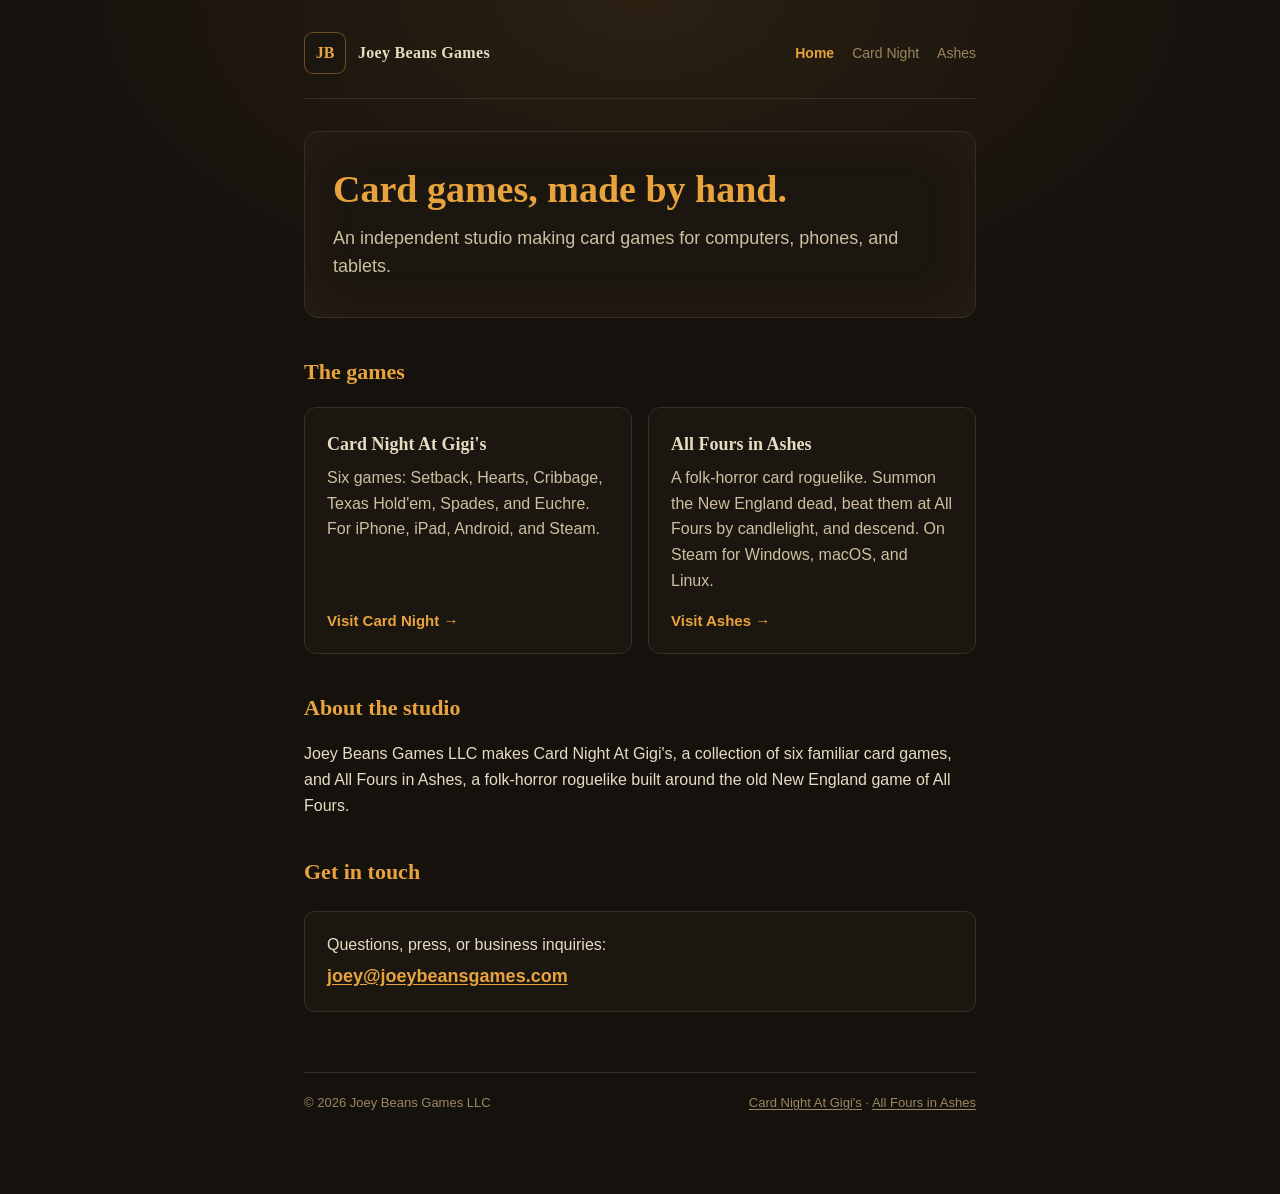
<file: index.html>
<!doctype html>
<html lang="en">
<head>
<meta charset="utf-8">
<meta name="viewport" content="width=device-width, initial-scale=1">
<title>Joey Beans Games</title>
<meta name="description" content="Joey Beans Games LLC is an independent studio behind Card Night At Gigi's and All Fours in Ashes.">
<link rel="stylesheet" href="./style.css">
<link rel="icon" href="./icon.svg" type="image/svg+xml">
</head>
<body>
<div class="wrap">

<header class="site">
  <div class="logo">JB</div>
  <div class="name">Joey Beans Games</div>
  <nav class="site">
    <a href="./index.html" class="active">Home</a>
    <a href="./gigi/">Card Night</a>
    <a href="./ashes/">Ashes</a>
  </nav>
</header>

<section class="hero">
  <h1>Card games, made by hand.</h1>
  <p class="tagline">An independent studio making card games for computers, phones, and tablets.</p>
</section>

<h2>The games</h2>
<ul class="titles">
  <li class="title-card">
    <h3>Card Night At Gigi's</h3>
    <p>Six games: Setback, Hearts, Cribbage, Texas Hold'em, Spades, and Euchre. For iPhone, iPad, Android, and Steam.</p>
    <a class="title-link" href="./gigi/">Visit Card Night &rarr;</a>
  </li>
  <li class="title-card">
    <h3>All Fours in Ashes</h3>
    <p>A folk-horror card roguelike. Summon the New England dead, beat them at All Fours by candlelight, and descend. On Steam for Windows, macOS, and Linux.</p>
    <a class="title-link" href="./ashes/">Visit Ashes &rarr;</a>
  </li>
</ul>

<h2>About the studio</h2>
<p>Joey Beans Games LLC makes Card Night At Gigi's, a collection of six familiar card games, and All Fours in Ashes, a folk-horror roguelike built around the old New England game of All Fours.</p>

<h2>Get in touch</h2>
<div class="contact-card">
  <p style="margin:0 0 4px;">Questions, press, or business inquiries:</p>
  <p class="email" style="margin:0;"><a href="mailto:joey@joeybeansgames.com">joey@joeybeansgames.com</a></p>
</div>

<footer class="site">
  <span>&copy; 2026 Joey Beans Games LLC</span>
  <span><a href="./gigi/">Card Night At Gigi's</a> &middot; <a href="./ashes/">All Fours in Ashes</a></span>
</footer>

</div>
</body>
</html>
</file>
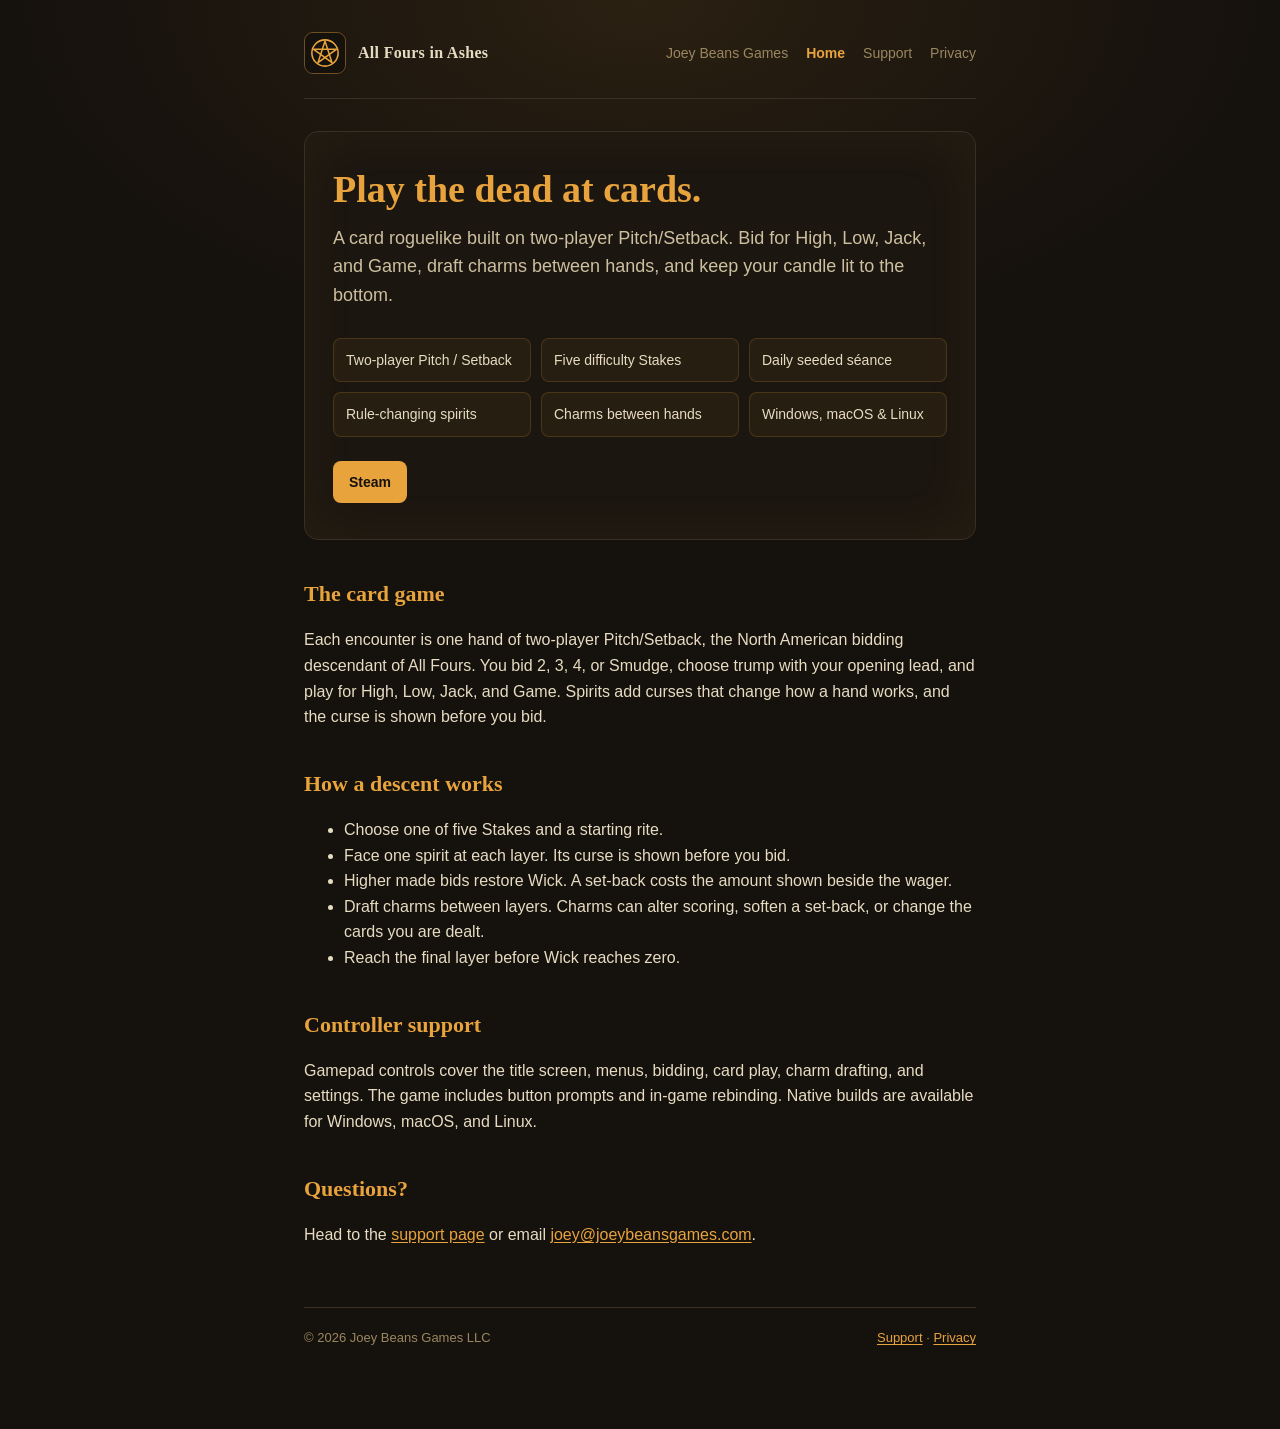
<file: ashes/index.html>
<!doctype html>
<html lang="en">
<head>
<meta charset="utf-8">
<meta name="viewport" content="width=device-width, initial-scale=1">
<title>All Fours in Ashes</title>
<meta name="description" content="All Fours in Ashes is a card roguelike based on two-player Pitch/Setback. Bid for High, Low, Jack, and Game, draft charms, and keep your candle lit.">
<link rel="stylesheet" href="./style.css">
<link rel="icon" href="./icon.svg" type="image/svg+xml">
</head>
<body>
<div class="wrap">

<header class="site">
  <div class="logo"><img src="./icon.svg" alt=""></div>
  <div class="name">All Fours in Ashes</div>
  <nav class="site">
    <a href="../">Joey Beans Games</a>
    <a href="./index.html" class="active">Home</a>
    <a href="./support.html">Support</a>
    <a href="./privacy.html">Privacy</a>
  </nav>
</header>

<section class="hero">
  <h1>Play the dead at cards.</h1>
  <p class="tagline">A card roguelike built on two-player Pitch/Setback. Bid for High, Low, Jack, and Game, draft charms between hands, and keep your candle lit to the bottom.</p>

  <ul class="games">
    <li>Two-player Pitch / Setback</li>
    <li>Five difficulty Stakes</li>
    <li>Daily seeded séance</li>
    <li>Rule-changing spirits</li>
    <li>Charms between hands</li>
    <li>Windows, macOS &amp; Linux</li>
  </ul>

  <div class="stores">
    <a class="store-btn" href="https://store.steampowered.com/app/4819680/">Steam</a>
  </div>
</section>

<h2>The card game</h2>
<p>Each encounter is one hand of two-player Pitch/Setback, the North American bidding descendant of All Fours. You bid 2, 3, 4, or Smudge, choose trump with your opening lead, and play for High, Low, Jack, and Game. Spirits add curses that change how a hand works, and the curse is shown before you bid.</p>

<h2>How a descent works</h2>
<ul>
  <li>Choose one of five Stakes and a starting rite.</li>
  <li>Face one spirit at each layer. Its curse is shown before you bid.</li>
  <li>Higher made bids restore Wick. A set-back costs the amount shown beside the wager.</li>
  <li>Draft charms between layers. Charms can alter scoring, soften a set-back, or change the cards you are dealt.</li>
  <li>Reach the final layer before Wick reaches zero.</li>
</ul>

<h2>Controller support</h2>
<p>Gamepad controls cover the title screen, menus, bidding, card play, charm drafting, and settings. The game includes button prompts and in-game rebinding. Native builds are available for Windows, macOS, and Linux.</p>

<h2>Questions?</h2>
<p>Head to the <a href="./support.html">support page</a> or email <a href="mailto:joey@joeybeansgames.com">joey@joeybeansgames.com</a>.</p>

<footer class="site">
  <span>&copy; 2026 Joey Beans Games LLC</span>
  <span><a href="./support.html">Support</a> &middot; <a href="./privacy.html">Privacy</a></span>
</footer>

</div>
</body>
</html>
</file>
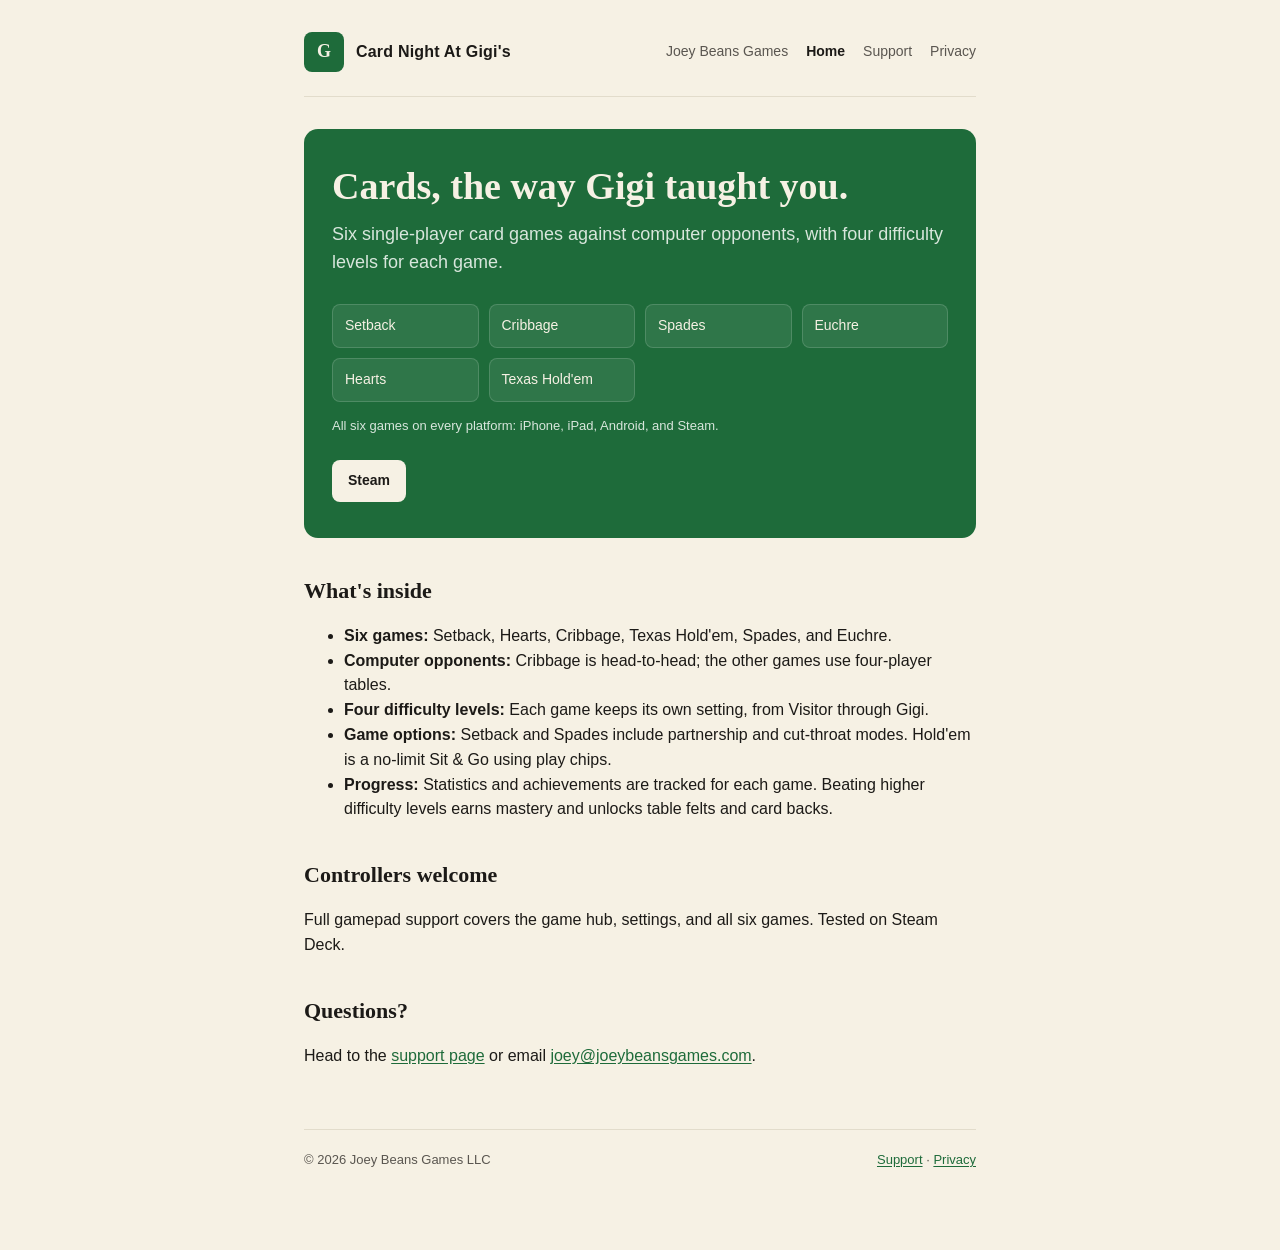
<file: gigi/index.html>
<!doctype html>
<html lang="en">
<head>
<meta charset="utf-8">
<meta name="viewport" content="width=device-width, initial-scale=1">
<title>Card Night At Gigi's</title>
<meta name="description" content="Six card games on iPhone, iPad, Android, and Steam: Setback, Hearts, Cribbage, Texas Hold'em, Spades, and Euchre.">
<link rel="stylesheet" href="./style.css">
<link rel="icon" href="./icon.svg" type="image/svg+xml">
</head>
<body>
<div class="wrap">

<header class="site">
  <div class="logo">G</div>
  <div class="name">Card Night At Gigi's</div>
  <nav class="site">
    <a href="../">Joey Beans Games</a>
    <a href="./index.html" class="active">Home</a>
    <a href="./support.html">Support</a>
    <a href="./privacy.html">Privacy</a>
  </nav>
</header>

<section class="hero">
  <h1>Cards, the way Gigi taught you.</h1>
  <p class="tagline">Six single-player card games against computer opponents, with four difficulty levels for each game.</p>

  <ul class="games">
    <li>Setback</li>
    <li>Cribbage</li>
    <li>Spades</li>
    <li>Euchre</li>
    <li>Hearts</li>
    <li>Texas Hold'em</li>
  </ul>

  <p style="font-size: 13px; color: #d8e6dc; margin: 14px 0 0;">
    All six games on every platform: iPhone, iPad, Android, and Steam.
  </p>

  <div class="stores">
    <a class="store-btn" href="https://store.steampowered.com/app/4761270/">Steam</a>
  </div>
</section>

<h2>What's inside</h2>
<ul>
  <li><strong>Six games:</strong> Setback, Hearts, Cribbage, Texas Hold'em, Spades, and Euchre.</li>
  <li><strong>Computer opponents:</strong> Cribbage is head-to-head; the other games use four-player tables.</li>
  <li><strong>Four difficulty levels:</strong> Each game keeps its own setting, from Visitor through Gigi.</li>
  <li><strong>Game options:</strong> Setback and Spades include partnership and cut-throat modes. Hold'em is a no-limit Sit &amp; Go using play chips.</li>
  <li><strong>Progress:</strong> Statistics and achievements are tracked for each game. Beating higher difficulty levels earns mastery and unlocks table felts and card backs.</li>
</ul>

<h2>Controllers welcome</h2>
<p>Full gamepad support covers the game hub, settings, and all six games. Tested on Steam Deck.</p>

<h2>Questions?</h2>
<p>Head to the <a href="./support.html">support page</a> or email <a href="mailto:joey@joeybeansgames.com">joey@joeybeansgames.com</a>.</p>

<footer class="site">
  <span>&copy; 2026 Joey Beans Games LLC</span>
  <span><a href="./support.html">Support</a> &middot; <a href="./privacy.html">Privacy</a></span>
</footer>

</div>
</body>
</html>
</file>
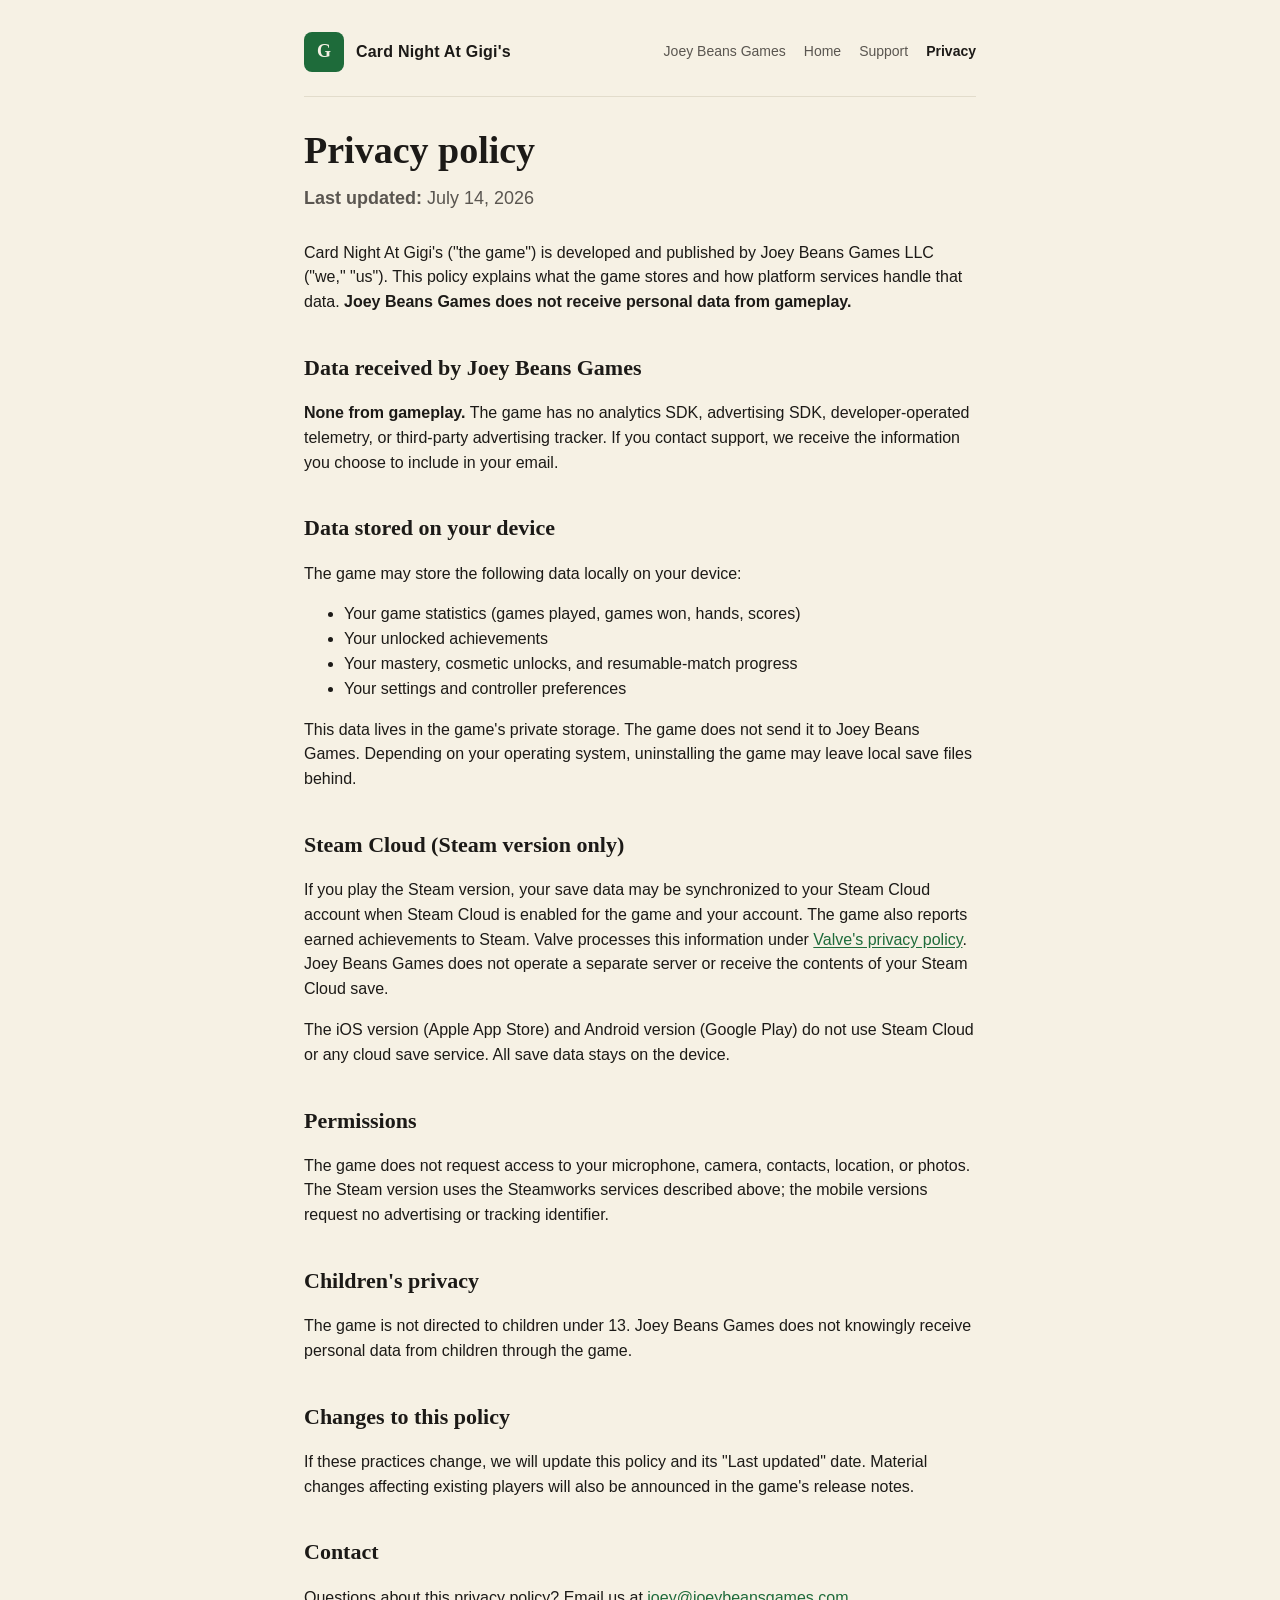
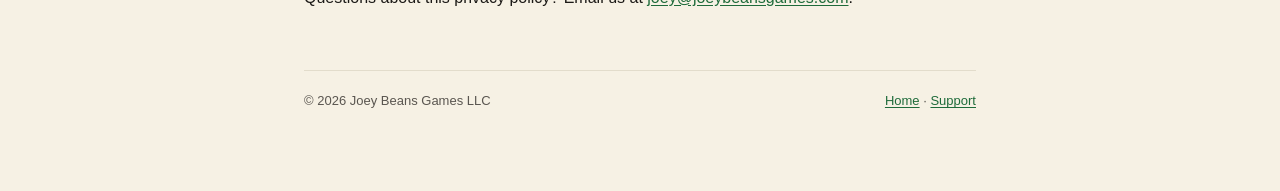
<file: privacy.html>
<!doctype html>
<html lang="en">
<head>
<meta charset="utf-8">
<meta name="viewport" content="width=device-width, initial-scale=1">
<title>Privacy Policy — Card Night At Gigi's</title>
<link rel="canonical" href="gigi/privacy.html">
<meta http-equiv="refresh" content="0; url=gigi/privacy.html">
<meta name="robots" content="noindex">
</head>
<body>
<p>This page has moved. Redirecting to <a href="gigi/privacy.html">Card Night At Gigi's privacy policy</a>&hellip;</p>
<script>location.replace("gigi/privacy.html");</script>
</body>
</html>
</file>
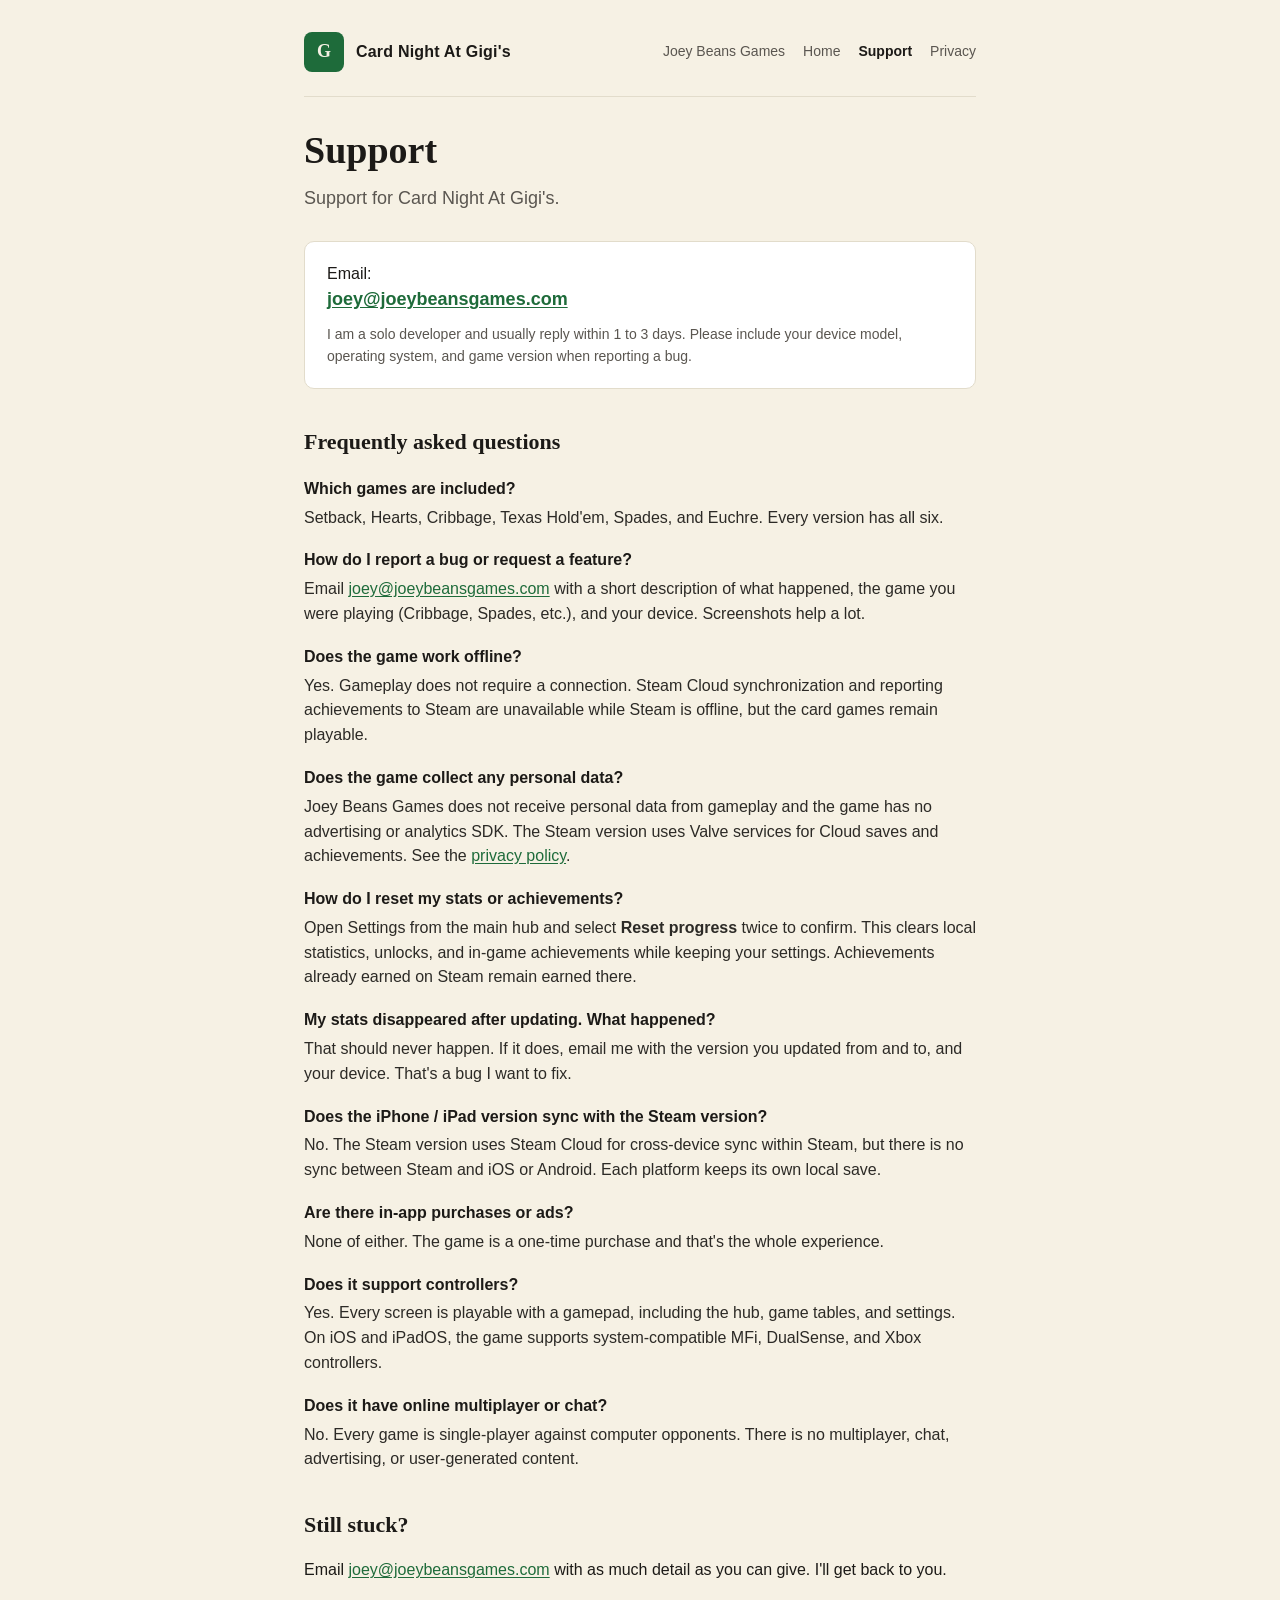
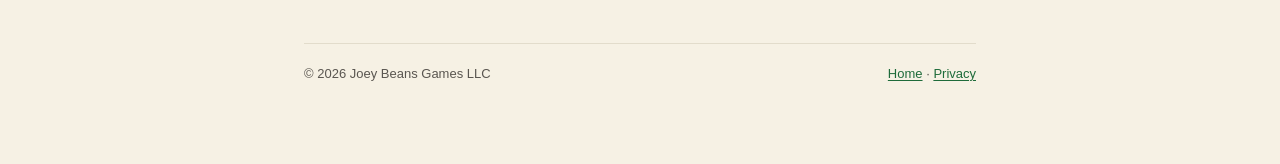
<file: support.html>
<!doctype html>
<html lang="en">
<head>
<meta charset="utf-8">
<meta name="viewport" content="width=device-width, initial-scale=1">
<title>Support — Card Night At Gigi's</title>
<link rel="canonical" href="gigi/support.html">
<meta http-equiv="refresh" content="0; url=gigi/support.html">
<meta name="robots" content="noindex">
</head>
<body>
<p>This page has moved. Redirecting to <a href="gigi/support.html">Card Night At Gigi's support</a>&hellip;</p>
<script>location.replace("gigi/support.html");</script>
</body>
</html>
</file>
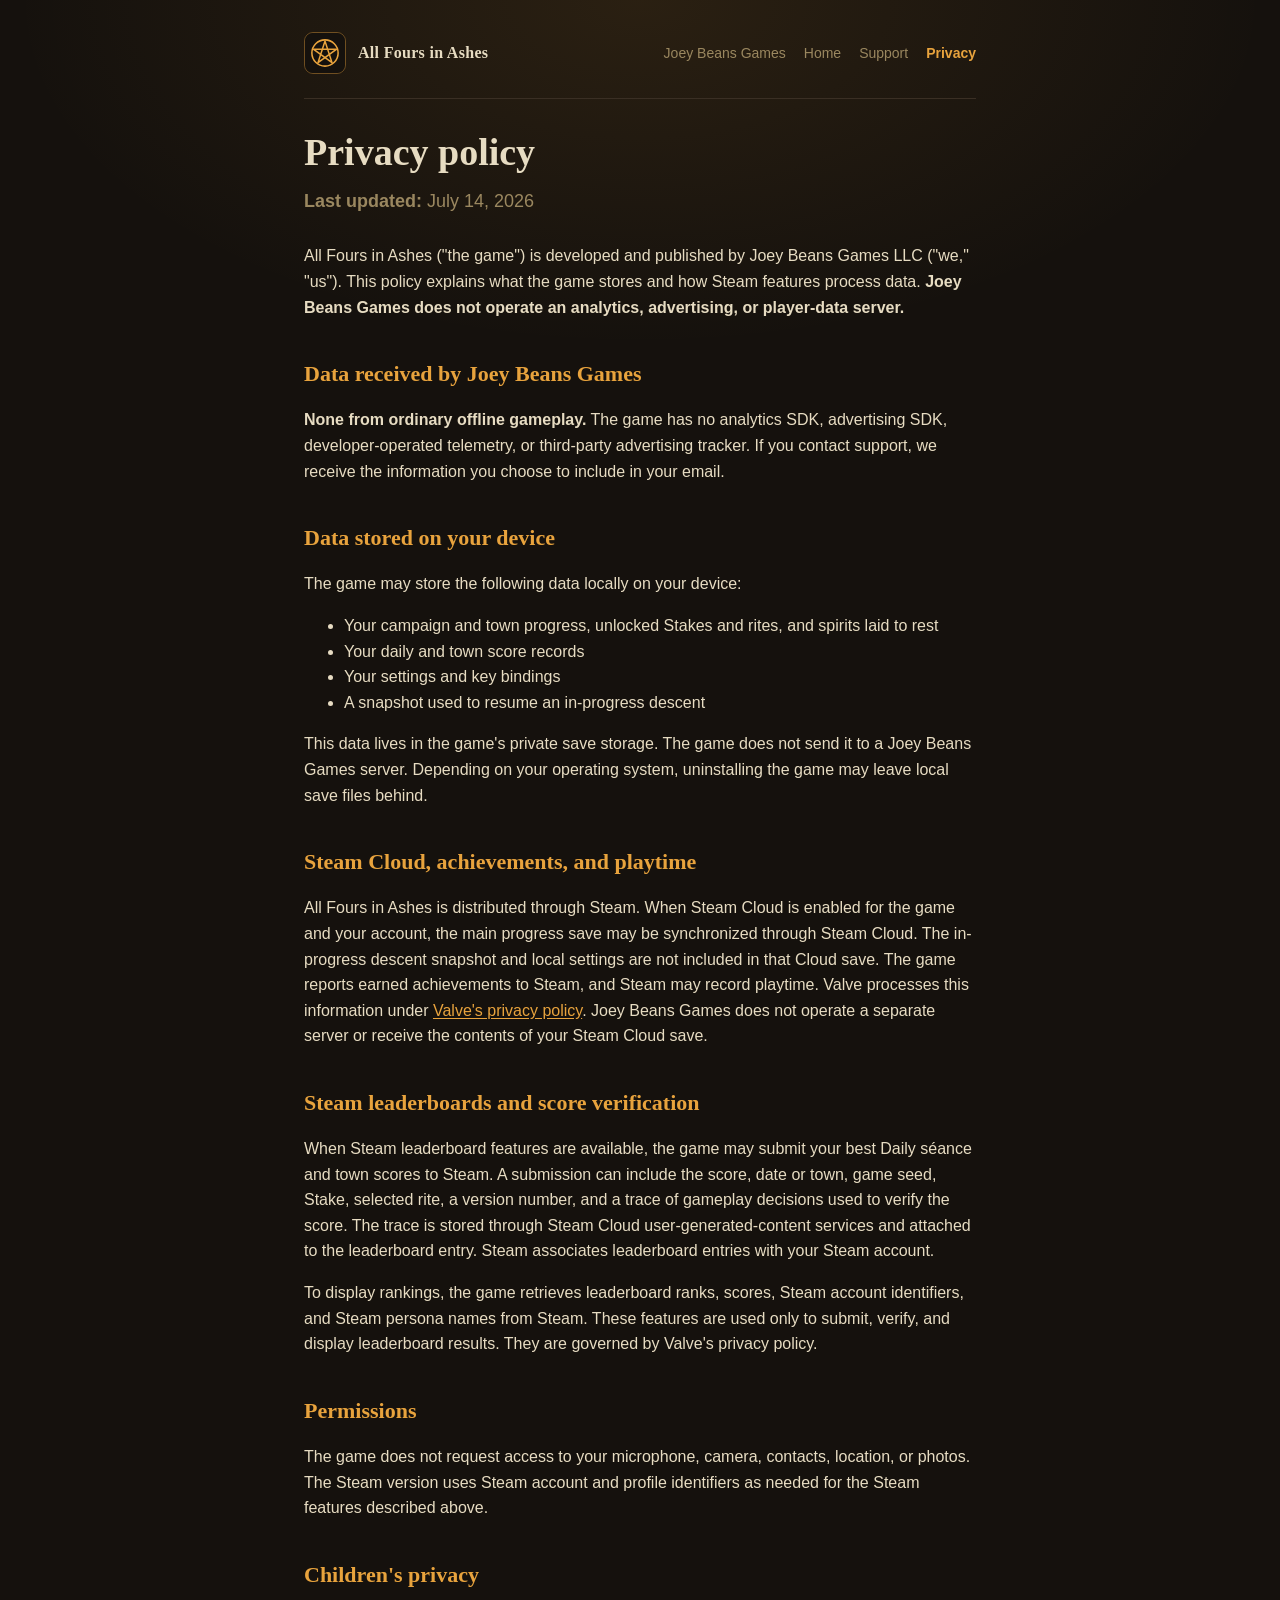
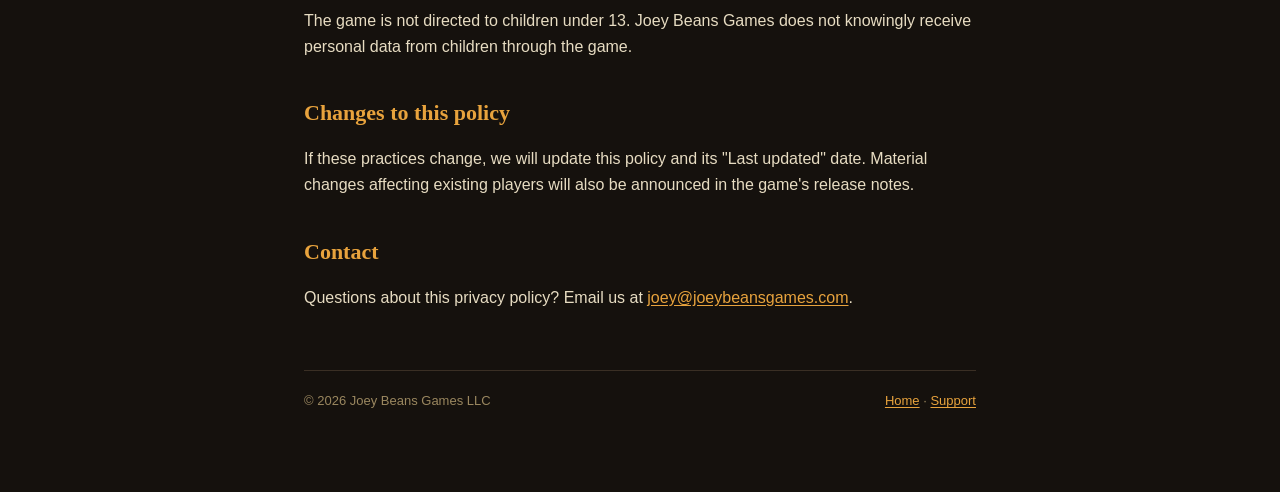
<file: ashes/privacy.html>
<!doctype html>
<html lang="en">
<head>
<meta charset="utf-8">
<meta name="viewport" content="width=device-width, initial-scale=1">
<title>Privacy Policy — All Fours in Ashes</title>
<meta name="description" content="Privacy policy for All Fours in Ashes, including local saves, Steam Cloud, achievements, and leaderboard score verification.">
<link rel="stylesheet" href="./style.css">
<link rel="icon" href="./icon.svg" type="image/svg+xml">
</head>
<body>
<div class="wrap">

<header class="site">
  <div class="logo"><img src="./icon.svg" alt=""></div>
  <div class="name">All Fours in Ashes</div>
  <nav class="site">
    <a href="../">Joey Beans Games</a>
    <a href="./index.html">Home</a>
    <a href="./support.html">Support</a>
    <a href="./privacy.html" class="active">Privacy</a>
  </nav>
</header>

<h1>Privacy policy</h1>
<p class="tagline"><strong>Last updated:</strong> July 14, 2026</p>

<p>All Fours in Ashes ("the game") is developed and published by Joey Beans Games LLC ("we," "us"). This policy explains what the game stores and how Steam features process data. <strong>Joey Beans Games does not operate an analytics, advertising, or player-data server.</strong></p>

<h2>Data received by Joey Beans Games</h2>
<p><strong>None from ordinary offline gameplay.</strong> The game has no analytics SDK, advertising SDK, developer-operated telemetry, or third-party advertising tracker. If you contact support, we receive the information you choose to include in your email.</p>

<h2>Data stored on your device</h2>
<p>The game may store the following data locally on your device:</p>
<ul>
  <li>Your campaign and town progress, unlocked Stakes and rites, and spirits laid to rest</li>
  <li>Your daily and town score records</li>
  <li>Your settings and key bindings</li>
  <li>A snapshot used to resume an in-progress descent</li>
</ul>
<p>This data lives in the game's private save storage. The game does not send it to a Joey Beans Games server. Depending on your operating system, uninstalling the game may leave local save files behind.</p>

<h2>Steam Cloud, achievements, and playtime</h2>
<p>All Fours in Ashes is distributed through Steam. When Steam Cloud is enabled for the game and your account, the main progress save may be synchronized through Steam Cloud. The in-progress descent snapshot and local settings are not included in that Cloud save. The game reports earned achievements to Steam, and Steam may record playtime. Valve processes this information under <a href="https://store.steampowered.com/privacy_agreement/">Valve's privacy policy</a>. Joey Beans Games does not operate a separate server or receive the contents of your Steam Cloud save.</p>

<h2>Steam leaderboards and score verification</h2>
<p>When Steam leaderboard features are available, the game may submit your best Daily séance and town scores to Steam. A submission can include the score, date or town, game seed, Stake, selected rite, a version number, and a trace of gameplay decisions used to verify the score. The trace is stored through Steam Cloud user-generated-content services and attached to the leaderboard entry. Steam associates leaderboard entries with your Steam account.</p>
<p>To display rankings, the game retrieves leaderboard ranks, scores, Steam account identifiers, and Steam persona names from Steam. These features are used only to submit, verify, and display leaderboard results. They are governed by Valve's privacy policy.</p>

<h2>Permissions</h2>
<p>The game does not request access to your microphone, camera, contacts, location, or photos. The Steam version uses Steam account and profile identifiers as needed for the Steam features described above.</p>

<h2>Children's privacy</h2>
<p>The game is not directed to children under 13. Joey Beans Games does not knowingly receive personal data from children through the game.</p>

<h2>Changes to this policy</h2>
<p>If these practices change, we will update this policy and its "Last updated" date. Material changes affecting existing players will also be announced in the game's release notes.</p>

<h2>Contact</h2>
<p>Questions about this privacy policy? Email us at <a href="mailto:joey@joeybeansgames.com">joey@joeybeansgames.com</a>.</p>

<footer class="site">
  <span>&copy; 2026 Joey Beans Games LLC</span>
  <span><a href="./index.html">Home</a> &middot; <a href="./support.html">Support</a></span>
</footer>

</div>
</body>
</html>
</file>
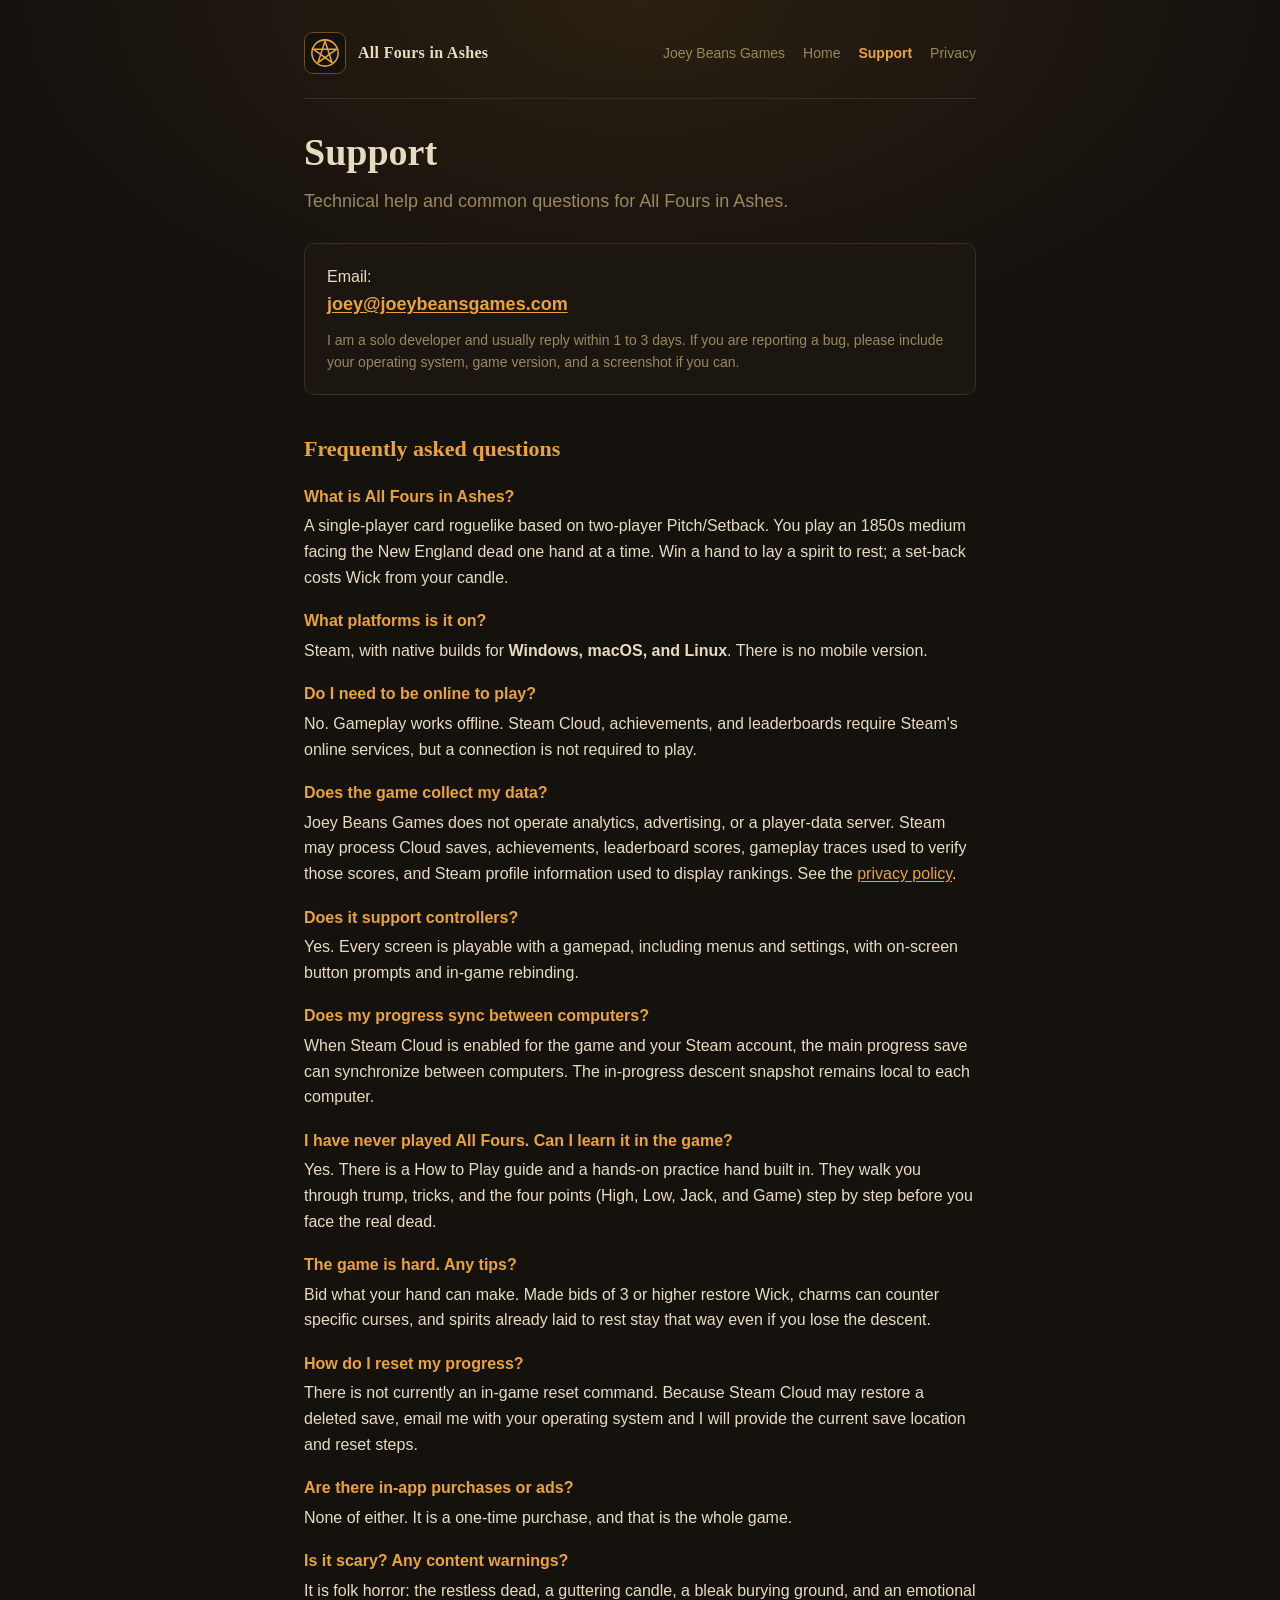
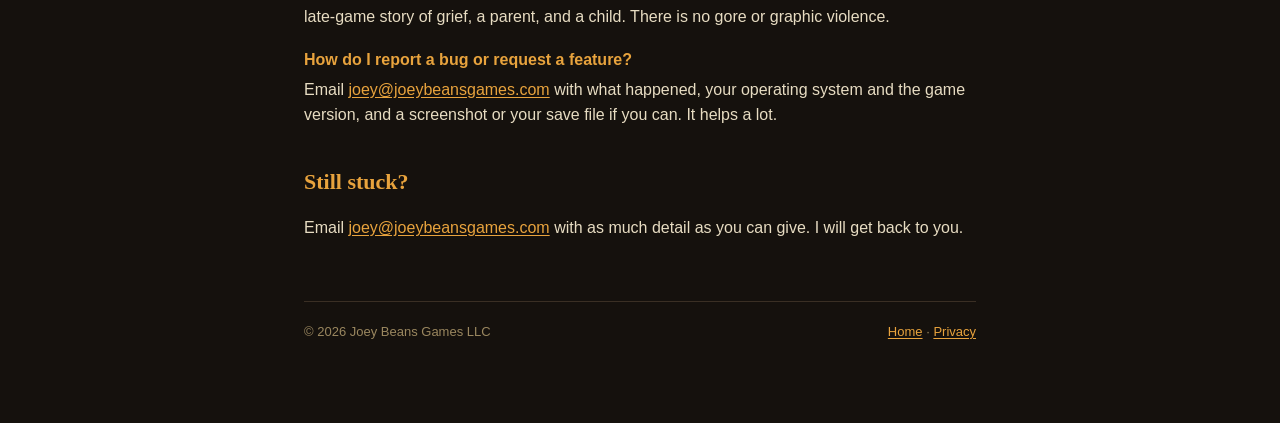
<file: ashes/support.html>
<!doctype html>
<html lang="en">
<head>
<meta charset="utf-8">
<meta name="viewport" content="width=device-width, initial-scale=1">
<title>Support — All Fours in Ashes</title>
<meta name="description" content="Support, FAQ, and contact info for All Fours in Ashes.">
<link rel="stylesheet" href="./style.css">
<link rel="icon" href="./icon.svg" type="image/svg+xml">
</head>
<body>
<div class="wrap">

<header class="site">
  <div class="logo"><img src="./icon.svg" alt=""></div>
  <div class="name">All Fours in Ashes</div>
  <nav class="site">
    <a href="../">Joey Beans Games</a>
    <a href="./index.html">Home</a>
    <a href="./support.html" class="active">Support</a>
    <a href="./privacy.html">Privacy</a>
  </nav>
</header>

<h1>Support</h1>
<p class="tagline">Technical help and common questions for All Fours in Ashes.</p>

<div class="contact-card">
  <div>Email:</div>
  <div class="email"><a href="mailto:joey@joeybeansgames.com">joey@joeybeansgames.com</a></div>
  <p style="margin: 10px 0 0; color: var(--muted); font-size: 14px;">
    I am a solo developer and usually reply within 1 to 3 days. If you are reporting a bug, please include your operating system, game version, and a screenshot if you can.
  </p>
</div>

<h2>Frequently asked questions</h2>

<dl class="faq">

<dt>What is All Fours in Ashes?</dt>
<dd>A single-player card roguelike based on two-player Pitch/Setback. You play an 1850s medium facing the New England dead one hand at a time. Win a hand to lay a spirit to rest; a set-back costs Wick from your candle.</dd>

<dt>What platforms is it on?</dt>
<dd>Steam, with native builds for <strong>Windows, macOS, and Linux</strong>. There is no mobile version.</dd>

<dt>Do I need to be online to play?</dt>
<dd>No. Gameplay works offline. Steam Cloud, achievements, and leaderboards require Steam's online services, but a connection is not required to play.</dd>

<dt>Does the game collect my data?</dt>
<dd>Joey Beans Games does not operate analytics, advertising, or a player-data server. Steam may process Cloud saves, achievements, leaderboard scores, gameplay traces used to verify those scores, and Steam profile information used to display rankings. See the <a href="./privacy.html">privacy policy</a>.</dd>

<dt>Does it support controllers?</dt>
<dd>Yes. Every screen is playable with a gamepad, including menus and settings, with on-screen button prompts and in-game rebinding.</dd>

<dt>Does my progress sync between computers?</dt>
<dd>When Steam Cloud is enabled for the game and your Steam account, the main progress save can synchronize between computers. The in-progress descent snapshot remains local to each computer.</dd>

<dt>I have never played All Fours. Can I learn it in the game?</dt>
<dd>Yes. There is a How to Play guide and a hands-on practice hand built in. They walk you through trump, tricks, and the four points (High, Low, Jack, and Game) step by step before you face the real dead.</dd>

<dt>The game is hard. Any tips?</dt>
<dd>Bid what your hand can make. Made bids of 3 or higher restore Wick, charms can counter specific curses, and spirits already laid to rest stay that way even if you lose the descent.</dd>

<dt>How do I reset my progress?</dt>
<dd>There is not currently an in-game reset command. Because Steam Cloud may restore a deleted save, email me with your operating system and I will provide the current save location and reset steps.</dd>

<dt>Are there in-app purchases or ads?</dt>
<dd>None of either. It is a one-time purchase, and that is the whole game.</dd>

<dt>Is it scary? Any content warnings?</dt>
<dd>It is folk horror: the restless dead, a guttering candle, a bleak burying ground, and an emotional late-game story of grief, a parent, and a child. There is no gore or graphic violence.</dd>

<dt>How do I report a bug or request a feature?</dt>
<dd>Email <a href="mailto:joey@joeybeansgames.com">joey@joeybeansgames.com</a> with what happened, your operating system and the game version, and a screenshot or your save file if you can. It helps a lot.</dd>

</dl>

<h2>Still stuck?</h2>
<p>Email <a href="mailto:joey@joeybeansgames.com">joey@joeybeansgames.com</a> with as much detail as you can give. I will get back to you.</p>

<footer class="site">
  <span>&copy; 2026 Joey Beans Games LLC</span>
  <span><a href="./index.html">Home</a> &middot; <a href="./privacy.html">Privacy</a></span>
</footer>

</div>
</body>
</html>
</file>
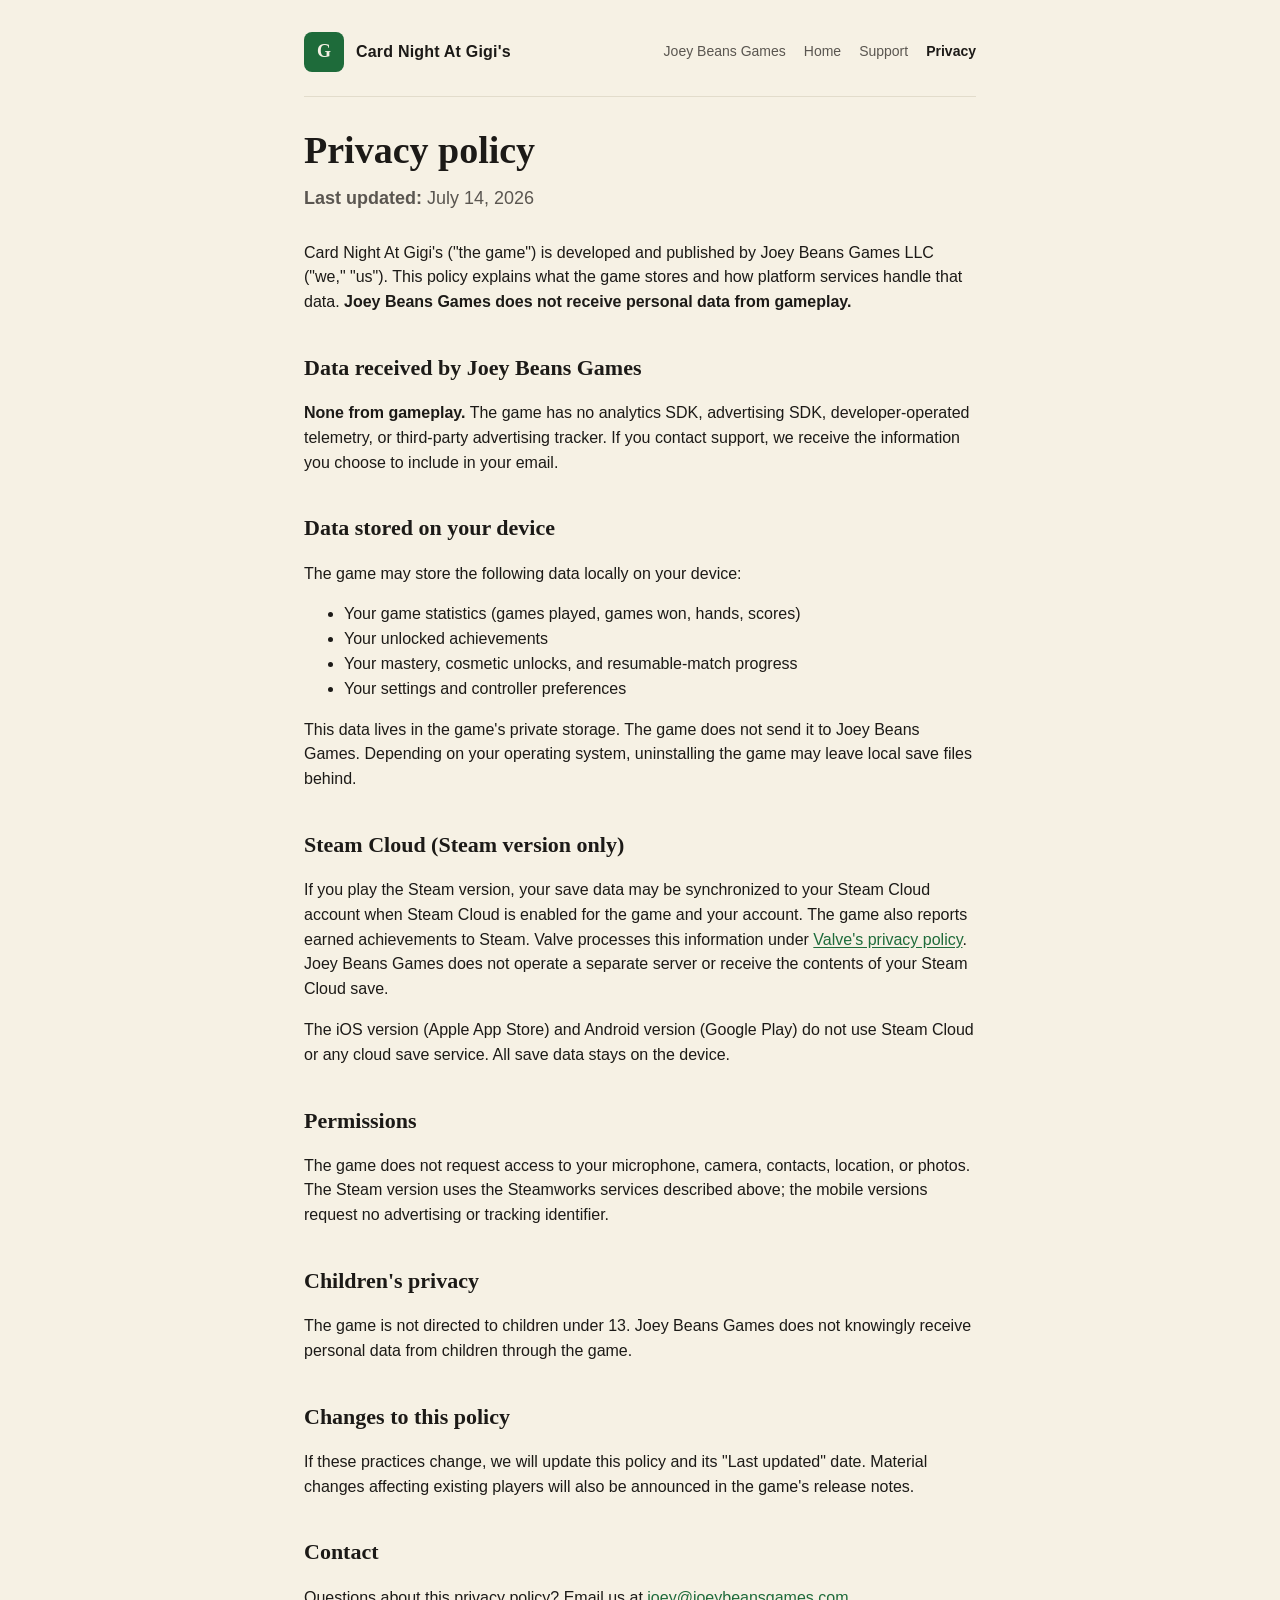
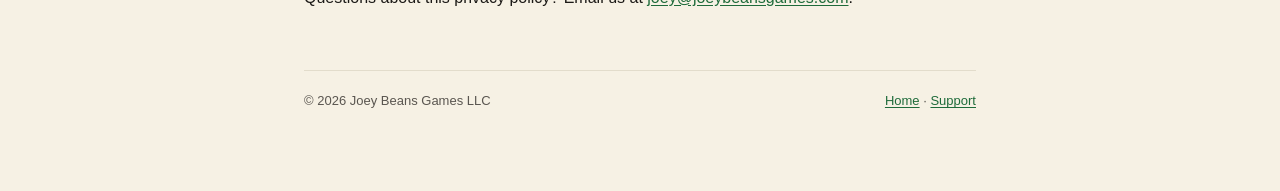
<file: gigi/privacy.html>
<!doctype html>
<html lang="en">
<head>
<meta charset="utf-8">
<meta name="viewport" content="width=device-width, initial-scale=1">
<title>Privacy Policy — Card Night At Gigi's</title>
<meta name="description" content="Privacy policy for Card Night At Gigi's, including local saves and optional Steam Cloud and achievement features.">
<link rel="stylesheet" href="./style.css">
<link rel="icon" href="./icon.svg" type="image/svg+xml">
</head>
<body>
<div class="wrap">

<header class="site">
  <div class="logo">G</div>
  <div class="name">Card Night At Gigi's</div>
  <nav class="site">
    <a href="../">Joey Beans Games</a>
    <a href="./index.html">Home</a>
    <a href="./support.html">Support</a>
    <a href="./privacy.html" class="active">Privacy</a>
  </nav>
</header>

<h1>Privacy policy</h1>
<p class="tagline"><strong>Last updated:</strong> July 14, 2026</p>

<p>Card Night At Gigi's ("the game") is developed and published by Joey Beans Games LLC ("we," "us"). This policy explains what the game stores and how platform services handle that data. <strong>Joey Beans Games does not receive personal data from gameplay.</strong></p>

<h2>Data received by Joey Beans Games</h2>
<p><strong>None from gameplay.</strong> The game has no analytics SDK, advertising SDK, developer-operated telemetry, or third-party advertising tracker. If you contact support, we receive the information you choose to include in your email.</p>

<h2>Data stored on your device</h2>
<p>The game may store the following data locally on your device:</p>
<ul>
  <li>Your game statistics (games played, games won, hands, scores)</li>
  <li>Your unlocked achievements</li>
  <li>Your mastery, cosmetic unlocks, and resumable-match progress</li>
  <li>Your settings and controller preferences</li>
</ul>
<p>This data lives in the game's private storage. The game does not send it to Joey Beans Games. Depending on your operating system, uninstalling the game may leave local save files behind.</p>

<h2>Steam Cloud (Steam version only)</h2>
<p>If you play the Steam version, your save data may be synchronized to your Steam Cloud account when Steam Cloud is enabled for the game and your account. The game also reports earned achievements to Steam. Valve processes this information under <a href="https://store.steampowered.com/privacy_agreement/">Valve's privacy policy</a>. Joey Beans Games does not operate a separate server or receive the contents of your Steam Cloud save.</p>
<p>The iOS version (Apple App Store) and Android version (Google Play) do not use Steam Cloud or any cloud save service. All save data stays on the device.</p>

<h2>Permissions</h2>
<p>The game does not request access to your microphone, camera, contacts, location, or photos. The Steam version uses the Steamworks services described above; the mobile versions request no advertising or tracking identifier.</p>

<h2>Children's privacy</h2>
<p>The game is not directed to children under 13. Joey Beans Games does not knowingly receive personal data from children through the game.</p>

<h2>Changes to this policy</h2>
<p>If these practices change, we will update this policy and its "Last updated" date. Material changes affecting existing players will also be announced in the game's release notes.</p>

<h2>Contact</h2>
<p>Questions about this privacy policy? Email us at <a href="mailto:joey@joeybeansgames.com">joey@joeybeansgames.com</a>.</p>

<footer class="site">
  <span>&copy; 2026 Joey Beans Games LLC</span>
  <span><a href="./index.html">Home</a> &middot; <a href="./support.html">Support</a></span>
</footer>

</div>
</body>
</html>
</file>
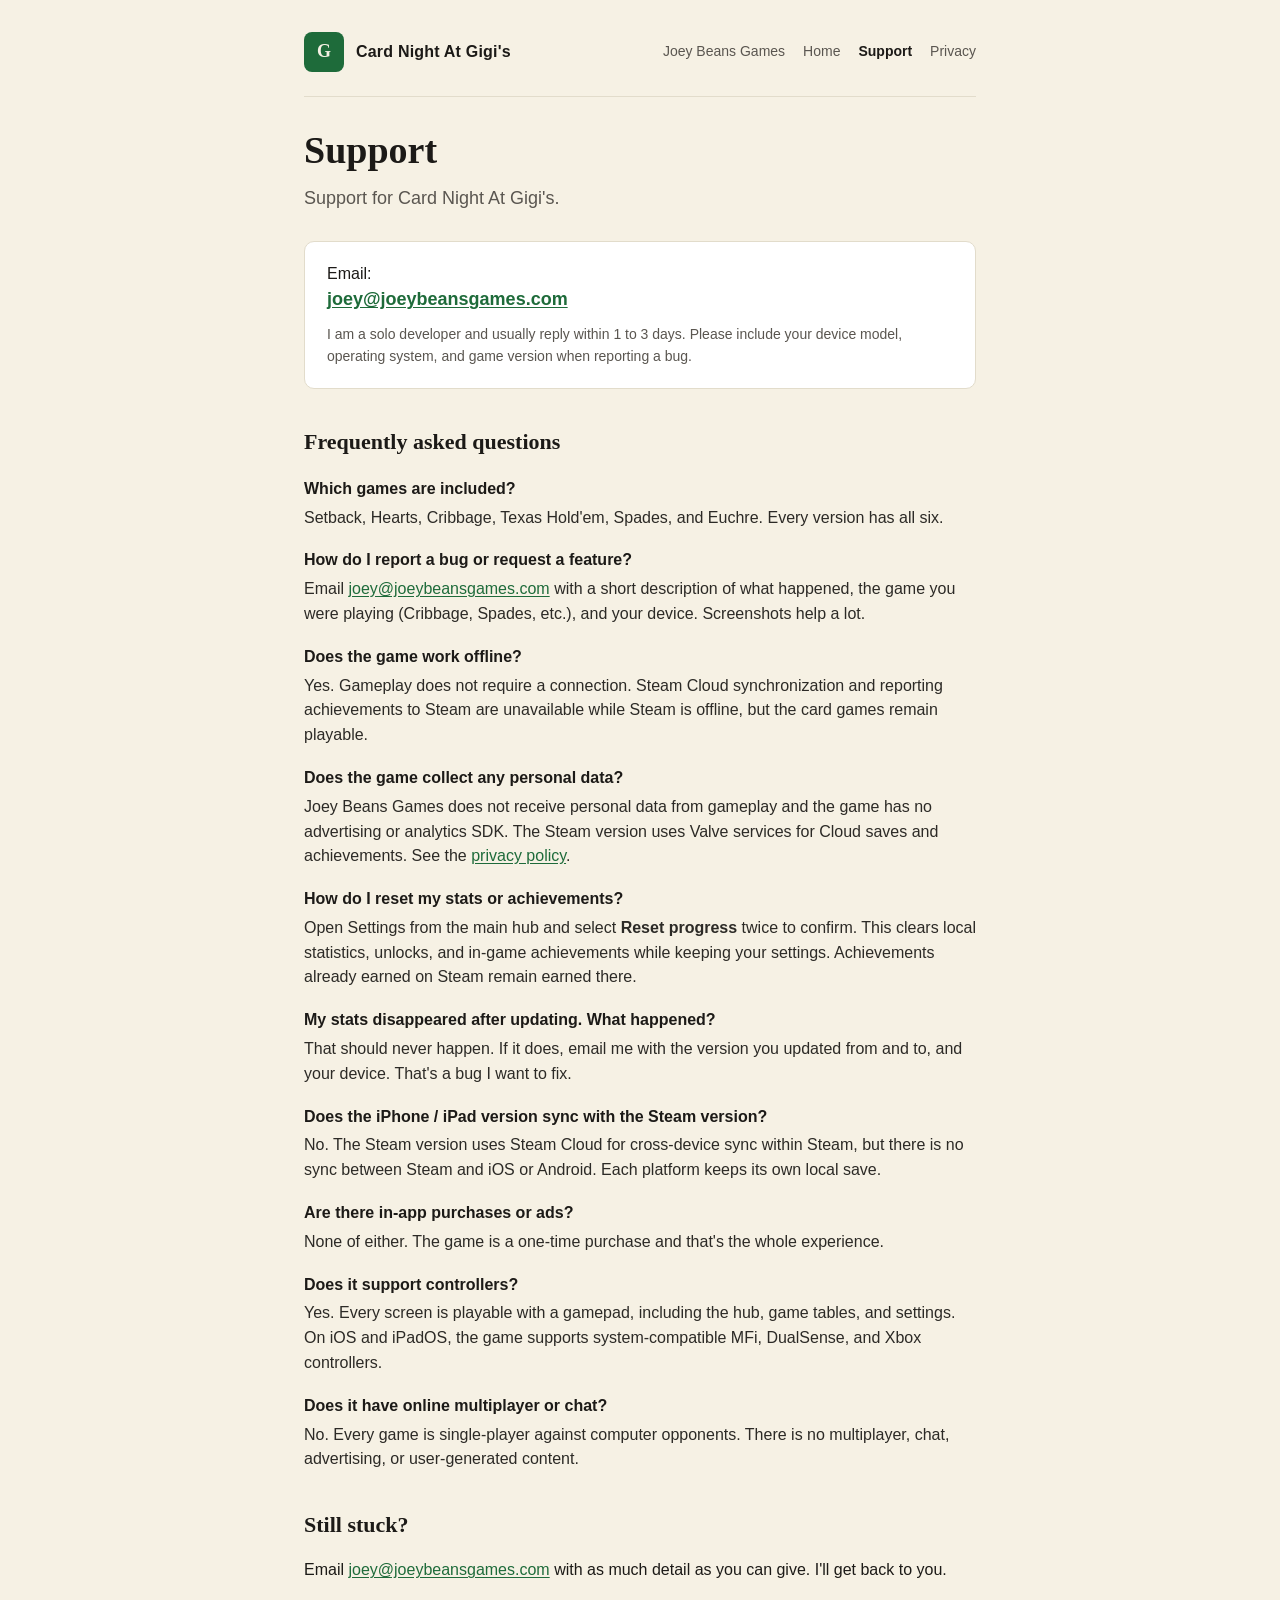
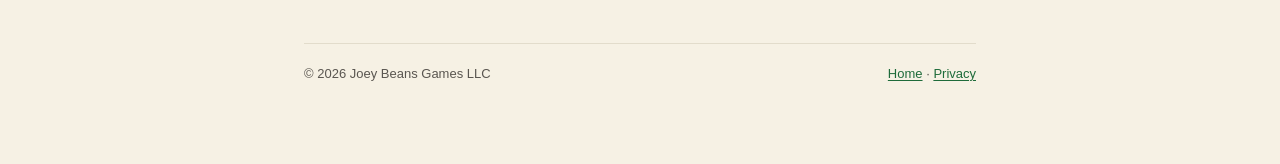
<file: gigi/support.html>
<!doctype html>
<html lang="en">
<head>
<meta charset="utf-8">
<meta name="viewport" content="width=device-width, initial-scale=1">
<title>Support — Card Night At Gigi's</title>
<meta name="description" content="Support, FAQ, and contact info for Card Night At Gigi's.">
<link rel="stylesheet" href="./style.css">
<link rel="icon" href="./icon.svg" type="image/svg+xml">
</head>
<body>
<div class="wrap">

<header class="site">
  <div class="logo">G</div>
  <div class="name">Card Night At Gigi's</div>
  <nav class="site">
    <a href="../">Joey Beans Games</a>
    <a href="./index.html">Home</a>
    <a href="./support.html" class="active">Support</a>
    <a href="./privacy.html">Privacy</a>
  </nav>
</header>

<h1>Support</h1>
<p class="tagline">Support for Card Night At Gigi's.</p>

<div class="contact-card">
  <div>Email:</div>
  <div class="email"><a href="mailto:joey@joeybeansgames.com">joey@joeybeansgames.com</a></div>
  <p style="margin: 10px 0 0; color: var(--muted); font-size: 14px;">
    I am a solo developer and usually reply within 1 to 3 days. Please include your device model, operating system, and game version when reporting a bug.
  </p>
</div>

<h2>Frequently asked questions</h2>

<dl class="faq">

<dt>Which games are included?</dt>
<dd>Setback, Hearts, Cribbage, Texas Hold'em, Spades, and Euchre. Every version has all six.</dd>

<dt>How do I report a bug or request a feature?</dt>
<dd>Email <a href="mailto:joey@joeybeansgames.com">joey@joeybeansgames.com</a> with a short description of what happened, the game you were playing (Cribbage, Spades, etc.), and your device. Screenshots help a lot.</dd>

<dt>Does the game work offline?</dt>
<dd>Yes. Gameplay does not require a connection. Steam Cloud synchronization and reporting achievements to Steam are unavailable while Steam is offline, but the card games remain playable.</dd>

<dt>Does the game collect any personal data?</dt>
<dd>Joey Beans Games does not receive personal data from gameplay and the game has no advertising or analytics SDK. The Steam version uses Valve services for Cloud saves and achievements. See the <a href="./privacy.html">privacy policy</a>.</dd>

<dt>How do I reset my stats or achievements?</dt>
<dd>Open Settings from the main hub and select <strong>Reset progress</strong> twice to confirm. This clears local statistics, unlocks, and in-game achievements while keeping your settings. Achievements already earned on Steam remain earned there.</dd>

<dt>My stats disappeared after updating. What happened?</dt>
<dd>That should never happen. If it does, email me with the version you updated from and to, and your device. That's a bug I want to fix.</dd>

<dt>Does the iPhone / iPad version sync with the Steam version?</dt>
<dd>No. The Steam version uses Steam Cloud for cross-device sync within Steam, but there is no sync between Steam and iOS or Android. Each platform keeps its own local save.</dd>

<dt>Are there in-app purchases or ads?</dt>
<dd>None of either. The game is a one-time purchase and that's the whole experience.</dd>

<dt>Does it support controllers?</dt>
<dd>Yes. Every screen is playable with a gamepad, including the hub, game tables, and settings. On iOS and iPadOS, the game supports system-compatible MFi, DualSense, and Xbox controllers.</dd>

<dt>Does it have online multiplayer or chat?</dt>
<dd>No. Every game is single-player against computer opponents. There is no multiplayer, chat, advertising, or user-generated content.</dd>

</dl>

<h2>Still stuck?</h2>
<p>Email <a href="mailto:joey@joeybeansgames.com">joey@joeybeansgames.com</a> with as much detail as you can give. I'll get back to you.</p>

<footer class="site">
  <span>&copy; 2026 Joey Beans Games LLC</span>
  <span><a href="./index.html">Home</a> &middot; <a href="./privacy.html">Privacy</a></span>
</footer>

</div>
</body>
</html>
</file>
<file: style.css>
:root {
  --night: #15110d;
  --panel: #1b1610;
  --parch: #e7dcc2;
  --muted: #9a875f;
  --rule: #3a2f24;
  --amber: #e8a33d;
  --ember: #b5651d;
  --blood: #7a1f1f;
}

* { box-sizing: border-box; }

html, body {
  margin: 0;
  padding: 0;
  background: var(--night);
  background-image: radial-gradient(ellipse 70% 55% at 50% 0%, rgba(232,163,61,0.10), rgba(21,17,13,0) 70%);
  background-attachment: fixed;
  color: var(--parch);
  font-family: -apple-system, BlinkMacSystemFont, "Segoe UI", Roboto, "Helvetica Neue", Arial, sans-serif;
  line-height: 1.6;
  -webkit-font-smoothing: antialiased;
}

a { color: var(--amber); text-decoration: underline; text-underline-offset: 2px; }
a:hover { color: var(--ember); }

.wrap {
  max-width: 720px;
  margin: 0 auto;
  padding: 32px 24px 80px;
}

header.site {
  display: flex;
  align-items: center;
  gap: 12px;
  padding-bottom: 24px;
  border-bottom: 1px solid var(--rule);
  margin-bottom: 32px;
}

header.site .logo {
  width: 42px; height: 42px;
  border-radius: 9px;
  flex: 0 0 auto;
  display: flex; align-items: center; justify-content: center;
  background: var(--panel);
  border: 1px solid rgba(232,163,61,0.40);
  color: var(--amber);
  font-weight: 700;
  font-size: 16px;
  font-family: Georgia, "Times New Roman", serif;
  overflow: hidden;
}

header.site .logo img { width: 100%; height: 100%; display: block; }

header.site .name {
  font-weight: 600;
  font-size: 16px;
  letter-spacing: 0.3px;
  font-family: Georgia, "Times New Roman", serif;
  color: var(--parch);
}

nav.site {
  margin-left: auto;
  display: flex;
  gap: 18px;
  font-size: 14px;
  flex-wrap: wrap;
}

nav.site a { text-decoration: none; color: var(--muted); }
nav.site a:hover { color: var(--parch); }
nav.site a.active { color: var(--amber); font-weight: 600; }

h1 {
  font-family: Georgia, "Times New Roman", serif;
  font-size: 38px;
  line-height: 1.15;
  margin: 0 0 12px;
  color: var(--parch);
}

h2 {
  font-family: Georgia, "Times New Roman", serif;
  font-size: 22px;
  margin: 36px 0 10px;
  color: var(--amber);
}

h3 {
  font-family: Georgia, "Times New Roman", serif;
  font-size: 18px;
  margin: 0 0 6px;
  color: var(--parch);
}

p, li { font-size: 16px; color: var(--parch); }

.tagline {
  font-size: 18px;
  color: var(--muted);
  margin: 0;
}

.hero {
  background: var(--panel);
  border: 1px solid var(--rule);
  border-radius: 14px;
  padding: 36px 28px;
  margin-bottom: 32px;
  box-shadow: inset 0 0 60px rgba(232,163,61,0.06);
}

.hero h1 { color: var(--amber); }
.hero .tagline { color: #cdbf9f; }

.titles {
  display: grid;
  grid-template-columns: repeat(auto-fit, minmax(260px, 1fr));
  gap: 16px;
  margin: 18px 0 4px;
  padding: 0;
  list-style: none;
}

.title-card {
  background: var(--panel);
  border: 1px solid var(--rule);
  border-radius: 12px;
  padding: 22px 22px 20px;
  display: flex;
  flex-direction: column;
  transition: border-color 0.15s ease, box-shadow 0.15s ease;
}

.title-card:hover {
  border-color: rgba(232,163,61,0.45);
  box-shadow: inset 0 0 50px rgba(232,163,61,0.05);
}

.title-card h3 { margin-top: 0; }
.title-card p { color: #cdbf9f; margin: 0 0 16px; }

.title-link {
  margin-top: auto;
  font-weight: 600;
  font-size: 15px;
  text-decoration: none;
  color: var(--amber);
}
.title-link:hover { color: var(--ember); }

.contact-card {
  background: var(--panel);
  border: 1px solid var(--rule);
  border-radius: 10px;
  padding: 20px 22px;
  margin: 22px 0;
}

.contact-card .email {
  font-size: 18px;
  font-weight: 600;
}

footer.site {
  margin-top: 60px;
  padding-top: 20px;
  border-top: 1px solid var(--rule);
  font-size: 13px;
  color: var(--muted);
  display: flex;
  justify-content: space-between;
  flex-wrap: wrap;
  gap: 8px;
}

footer.site a { color: var(--muted); }
footer.site a:hover { color: var(--parch); }

@media (max-width: 540px) {
  h1 { font-size: 30px; }
  .hero { padding: 28px 20px; }
}
</file>
<file: ashes/style.css>
:root {
  --night: #15110d;
  --panel: #1b1610;
  --parch: #e7dcc2;
  --muted: #9a875f;
  --rule: #3a2f24;
  --amber: #e8a33d;
  --ember: #b5651d;
  --blood: #7a1f1f;
}

* { box-sizing: border-box; }

html, body {
  margin: 0;
  padding: 0;
  background: var(--night);
  background-image: radial-gradient(ellipse 70% 55% at 50% 0%, rgba(232,163,61,0.10), rgba(21,17,13,0) 70%);
  background-attachment: fixed;
  color: var(--parch);
  font-family: -apple-system, BlinkMacSystemFont, "Segoe UI", Roboto, "Helvetica Neue", Arial, sans-serif;
  line-height: 1.6;
  -webkit-font-smoothing: antialiased;
}

a { color: var(--amber); text-decoration: underline; text-underline-offset: 2px; }
a:hover { color: var(--ember); }

.wrap {
  max-width: 720px;
  margin: 0 auto;
  padding: 32px 24px 80px;
}

header.site {
  display: flex;
  align-items: center;
  gap: 12px;
  padding-bottom: 24px;
  border-bottom: 1px solid var(--rule);
  margin-bottom: 32px;
}

header.site .logo {
  width: 42px; height: 42px;
  border-radius: 9px;
  overflow: hidden;
  flex: 0 0 auto;
  border: 1px solid rgba(232,163,61,0.40);
}

header.site .logo img { width: 100%; height: 100%; display: block; }

header.site .name {
  font-weight: 600;
  font-size: 16px;
  letter-spacing: 0.3px;
  font-family: Georgia, "Times New Roman", serif;
  color: var(--parch);
}

nav.site {
  margin-left: auto;
  display: flex;
  gap: 18px;
  font-size: 14px;
}

nav.site a { text-decoration: none; color: var(--muted); }
nav.site a:hover { color: var(--parch); }
nav.site a.active { color: var(--amber); font-weight: 600; }

h1 {
  font-family: Georgia, "Times New Roman", serif;
  font-size: 38px;
  line-height: 1.15;
  margin: 0 0 12px;
  color: var(--parch);
}

h2 {
  font-family: Georgia, "Times New Roman", serif;
  font-size: 22px;
  margin: 36px 0 10px;
  color: var(--amber);
}

h3 { font-size: 16px; margin: 24px 0 6px; color: var(--parch); }

p, li { font-size: 16px; color: var(--parch); }

.tagline {
  font-size: 18px;
  color: var(--muted);
  margin: 0 0 28px;
}

.hero {
  background: var(--panel);
  border: 1px solid var(--rule);
  border-radius: 14px;
  padding: 36px 28px;
  margin-bottom: 32px;
  box-shadow: inset 0 0 60px rgba(232,163,61,0.06);
}

.hero h1 { color: var(--amber); }
.hero .tagline { color: #cdbf9f; }

.games {
  display: grid;
  grid-template-columns: repeat(auto-fill, minmax(150px, 1fr));
  gap: 10px;
  margin: 18px 0 4px;
  padding: 0;
  list-style: none;
}

.games li {
  background: rgba(232,163,61,0.06);
  border: 1px solid rgba(232,163,61,0.18);
  border-radius: 8px;
  padding: 10px 12px;
  font-size: 14px;
  color: var(--parch);
}

.stores {
  margin-top: 24px;
  display: flex;
  flex-wrap: wrap;
  gap: 10px;
}

.store-btn {
  display: inline-block;
  background: var(--amber);
  color: var(--night);
  padding: 10px 16px;
  border-radius: 8px;
  font-weight: 700;
  font-size: 14px;
  text-decoration: none;
}

.store-btn:hover { background: #f1b95b; color: var(--night); }

dl.faq dt { font-weight: 600; margin-top: 18px; color: var(--amber); }
dl.faq dd { margin: 4px 0 0; color: var(--parch); }

.contact-card {
  background: var(--panel);
  border: 1px solid var(--rule);
  border-radius: 10px;
  padding: 20px 22px;
  margin: 22px 0;
}

.contact-card .email { font-size: 18px; font-weight: 600; }

footer.site {
  margin-top: 60px;
  padding-top: 20px;
  border-top: 1px solid var(--rule);
  font-size: 13px;
  color: var(--muted);
  display: flex;
  justify-content: space-between;
  flex-wrap: wrap;
  gap: 8px;
}

@media (max-width: 540px) {
  h1 { font-size: 30px; }
  .hero { padding: 28px 20px; }
}
</file>
<file: gigi/style.css>
:root {
  --felt: #1e6b3a;
  --felt-dark: #14532b;
  --cream: #f6f1e4;
  --ink: #1c1a17;
  --muted: #5a5650;
  --rule: #e2dccb;
  --accent: #b03a2e;
}

* { box-sizing: border-box; }

html, body {
  margin: 0;
  padding: 0;
  background: var(--cream);
  color: var(--ink);
  font-family: -apple-system, BlinkMacSystemFont, "Segoe UI", Roboto, "Helvetica Neue", Arial, sans-serif;
  line-height: 1.55;
  -webkit-font-smoothing: antialiased;
}

a { color: var(--felt); text-decoration: underline; text-underline-offset: 2px; }
a:hover { color: var(--felt-dark); }

.wrap {
  max-width: 720px;
  margin: 0 auto;
  padding: 32px 24px 80px;
}

header.site {
  display: flex;
  align-items: center;
  gap: 12px;
  padding-bottom: 24px;
  border-bottom: 1px solid var(--rule);
  margin-bottom: 32px;
}

header.site .logo {
  width: 40px; height: 40px;
  border-radius: 8px;
  background: var(--felt);
  display: flex; align-items: center; justify-content: center;
  color: var(--cream);
  font-weight: 700;
  font-size: 18px;
  font-family: Georgia, "Times New Roman", serif;
}

header.site .name {
  font-weight: 600;
  font-size: 16px;
  letter-spacing: 0.2px;
}

nav.site {
  margin-left: auto;
  display: flex;
  gap: 18px;
  font-size: 14px;
}

nav.site a { text-decoration: none; color: var(--muted); }
nav.site a:hover { color: var(--ink); }
nav.site a.active { color: var(--ink); font-weight: 600; }

h1 {
  font-family: Georgia, "Times New Roman", serif;
  font-size: 38px;
  line-height: 1.15;
  margin: 0 0 12px;
  color: var(--ink);
}

h2 {
  font-family: Georgia, "Times New Roman", serif;
  font-size: 22px;
  margin: 36px 0 10px;
}

h3 {
  font-size: 16px;
  margin: 24px 0 6px;
}

p, li { font-size: 16px; }

.tagline {
  font-size: 18px;
  color: var(--muted);
  margin: 0 0 28px;
}

.hero {
  background: var(--felt);
  color: var(--cream);
  border-radius: 14px;
  padding: 36px 28px;
  margin-bottom: 32px;
}

.hero h1 { color: var(--cream); }
.hero .tagline { color: #d8e6dc; }

.games {
  display: grid;
  grid-template-columns: repeat(auto-fill, minmax(140px, 1fr));
  gap: 10px;
  margin: 18px 0 4px;
  padding: 0;
  list-style: none;
}

.games li {
  background: rgba(255,255,255,0.08);
  border: 1px solid rgba(255,255,255,0.15);
  border-radius: 8px;
  padding: 10px 12px;
  font-size: 14px;
}

.stores {
  margin-top: 24px;
  display: flex;
  flex-wrap: wrap;
  gap: 10px;
}

.store-btn {
  display: inline-block;
  background: var(--cream);
  color: var(--ink);
  padding: 10px 16px;
  border-radius: 8px;
  font-weight: 600;
  font-size: 14px;
  text-decoration: none;
}

.store-btn:hover { background: #fff; color: var(--felt-dark); }

dl.faq dt {
  font-weight: 600;
  margin-top: 18px;
}

dl.faq dd {
  margin: 4px 0 0;
  color: #2c2a26;
}

.contact-card {
  background: #fff;
  border: 1px solid var(--rule);
  border-radius: 10px;
  padding: 20px 22px;
  margin: 22px 0;
}

.contact-card .email {
  font-size: 18px;
  font-weight: 600;
}

footer.site {
  margin-top: 60px;
  padding-top: 20px;
  border-top: 1px solid var(--rule);
  font-size: 13px;
  color: var(--muted);
  display: flex;
  justify-content: space-between;
  flex-wrap: wrap;
  gap: 8px;
}

@media (max-width: 540px) {
  h1 { font-size: 30px; }
  .hero { padding: 28px 20px; }
}
</file>
